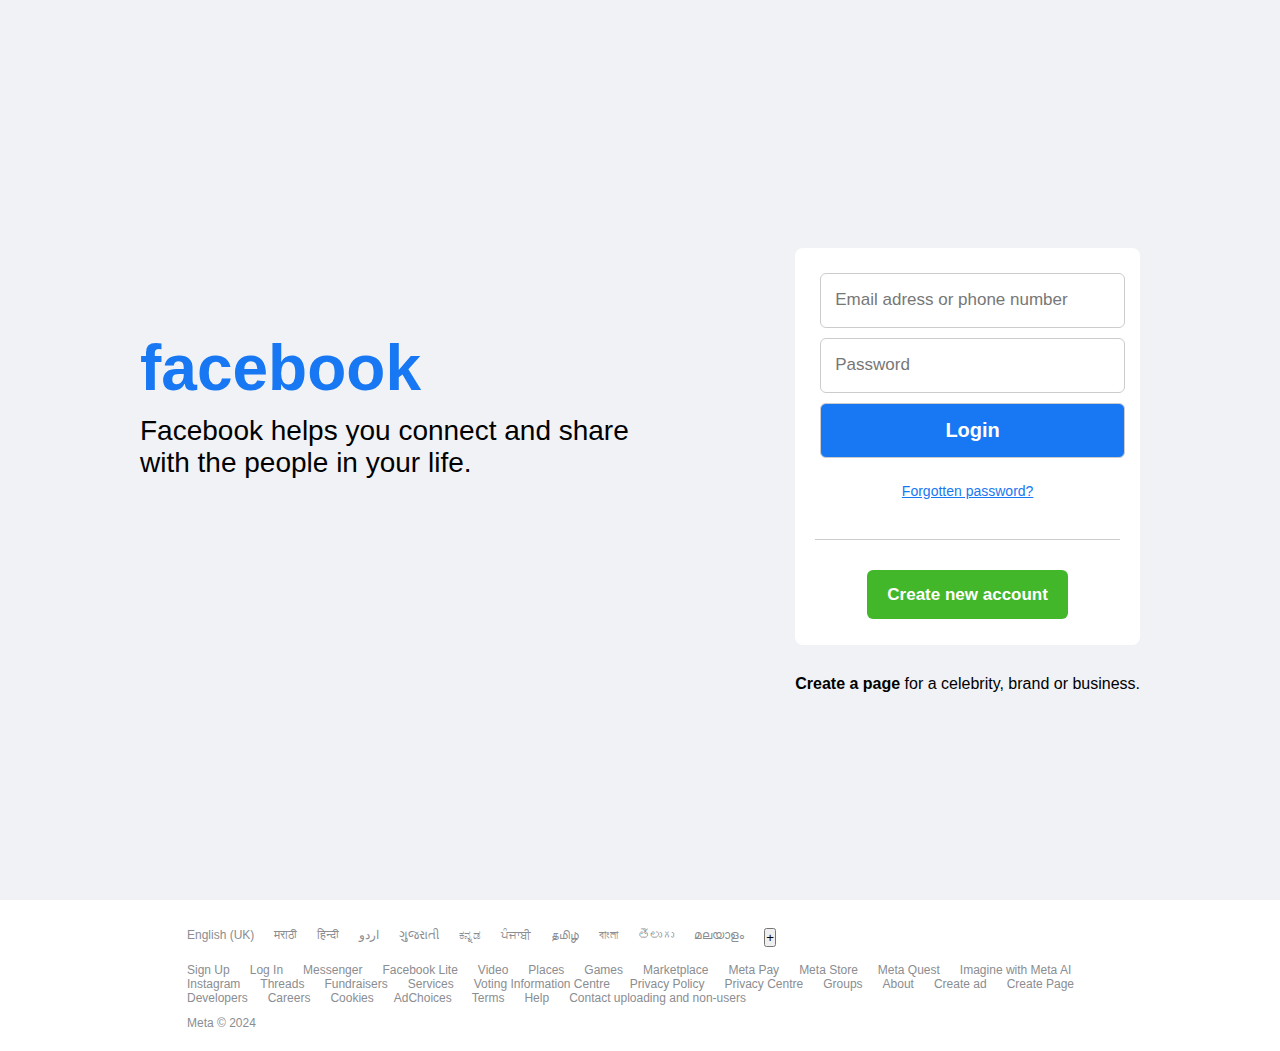
<file: Facebook-front/index.html>
<!DOCTYPE html>
<html lang="en">
  <head>
    <meta charset="UTF-8" />
    <meta name="viewport" content="width=device-width, initial-scale=1.0" />
    <title>Facebook</title>
    <link rel="stylesheet" href="index.css" />
  </head>
  <body>
    <!-- Top level div------------------ -->
    <div class="wrapper">
      <!-- div containg fb heading and login form -->
      <div class="fblogo-form">
        <div class="logo-container">
          <h1 class="logo">facebook</h1>
          <p class="para">
            Facebook helps you connect and share <br />
            with the people in your life.
          </p>
        </div>
        <div class="form-belowtext">
          <form action="#">
            <input type="text" placeholder="Email adress or phone number" />
            <input type="text" placeholder="Password" />
            <div class="fb-submit">
              <button type="submit" class="login">Login</button><br />
              <a href="#" class="forgot">Forgotten password?</a>
            </div>
            <hr />
            <div class="button">
              <a href="#">Create new account</a>
            </div>
          </form>
          <div class="below">
            <strong>Create a page</strong> for a celebrity, brand or business.
          </div>
        </div>
      </div>
    </div>
    <footer>
      <div class="footer-langs">
        <ol>
          <li>English (UK)</li>
          <li><a href="#">मराठी</a></li>
          <li><a href="#">हिन्दी</a></li>
          <li><a href="#">اردو</a></li>
          <li><a href="#">ગુજરાતી</a></li>
          <li><a href="#">ಕನ್ನಡ</a></li>
          <li><a href="#">ਪੰਜਾਬੀ</a></li>
          <li><a href="#">தமிழ்</a></li>
          <li><a href="#">বাংলা</a></li>
          <li><a href="#">తెలుగు</a></li>
          <li><a href="#">മലയാളം</a></li>
          <li><button>+</button></li>
        </ol>
        <ol>
          <li><a href="#">Sign Up</a></li>
          <li><a href="#">Log In </a></li>
          <li><a href="#">Messenger</a></li>
          <li><a href="#">Facebook Lite</a></li>
          <li><a href="#">Video</a></li>
          <li><a href="#">Places</a></li>
          <li><a href="#">Games</a></li>
          <li><a href="#">Marketplace</a></li>
          <li><a href="#">Meta Pay</a></li>
          <li><a href="#">Meta Store</a></li>
          <li><a href="#">Meta Quest</a></li>
          <li><a href="#">Imagine with Meta AI</a></li>
          <li><a href="#">Instagram</a></li>
          <li><a href="#">Threads</a></li>
          <li><a href="#">Fundraisers</a></li>
          <li><a href="#">Services</a></li>
          <li><a href="#">Voting Information Centre</a></li>
          <li><a href="#">Privacy Policy</a></li>
          <li><a href="#">Privacy Centre</a></li>
          <li><a href="#">Groups</a></li>
          <li><a href="#">About</a></li>
          <li><a href="#">Create ad</a></li>
          <li><a href="#">Create Page</a></li>
          <li><a href="#">Developers</a></li>
          <li><a href="#">Careers</a></li>
          <li><a href="#">Cookies</a></li>
          <li><a href="#">AdChoices</a></li>
          <li><a href="#">Terms</a></li>
          <li><a href="#">Help</a></li>
          <li><a href="#">Contact uploading and non-users</a></li>
        </ol>
        <small>Meta © 2024</small>
      </div>
    </footer>
  </body>
</html>
</file>
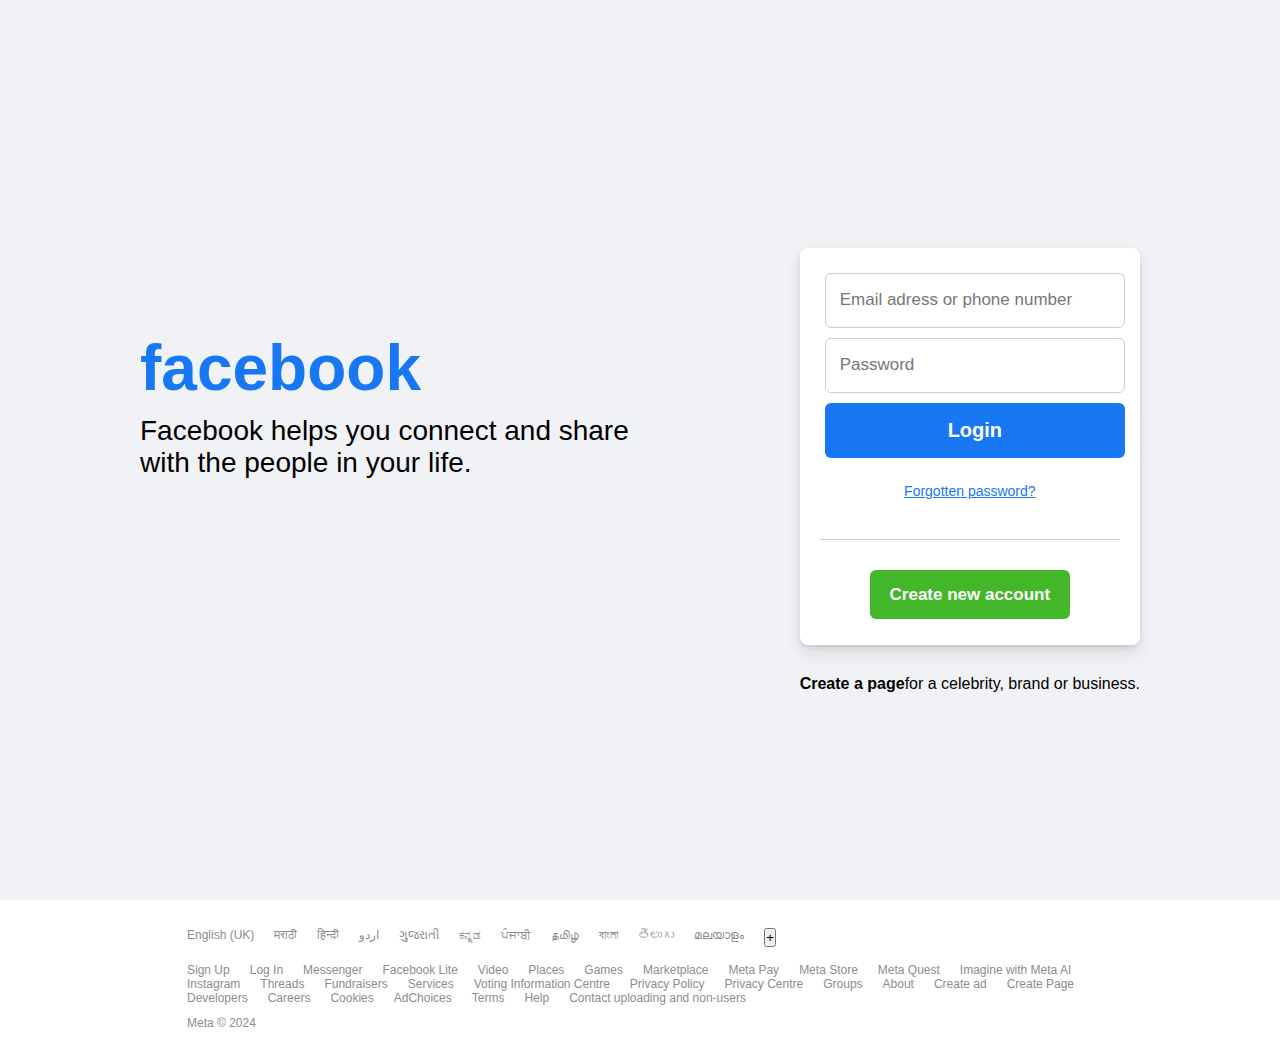
<file: projects-using-saas/fb-saas/index.html>
<!DOCTYPE html>
<html lang="en">
  <head>
    <meta charset="UTF-8" />
    <meta name="viewport" content="width=device-width, initial-scale=1.0" />
    <title>Document</title>
    <link rel="stylesheet" href="./index.css" />
  </head>
  <body>
    <div class="wrapper">
      <!-- div containg fb heading and login form -->
      <div class="fblogo-form">
        <div class="logo-container">
          <h1 class="logo">facebook</h1>
          <p class="para">
            Facebook helps you connect and share <br />
            with the people in your life.
          </p>
        </div>
        <div class="form-belowtext">
          <form action="#">
            <input type="text" placeholder="Email adress or phone number" />
            <input type="text" placeholder="Password" />
            <div class="fb-submit">
              <button type="submit" class="login">Login</button><br />
              <a href="#" class="forgot">Forgotten password?</a>
            </div>
            <hr />
            <div class="button">
              <a href="#">Create new account</a>
            </div>
          </form>
          <div class="below">
            <strong>Create a page</strong>for a celebrity, brand or business.
          </div>
        </div>
      </div>
    </div>
    <footer>
      <div class="footer-langs">
        <ol>
          <li>English (UK)</li>
          <li><a href="#">मराठी</a></li>
          <li><a href="#">हिन्दी</a></li>
          <li><a href="#">اردو</a></li>
          <li><a href="#">ગુજરાતી</a></li>
          <li><a href="#">ಕನ್ನಡ</a></li>
          <li><a href="#">ਪੰਜਾਬੀ</a></li>
          <li><a href="#">தமிழ்</a></li>
          <li><a href="#">বাংলা</a></li>
          <li><a href="#">తెలుగు</a></li>
          <li><a href="#">മലയാളം</a></li>
          <li><button>+</button></li>
        </ol>
        <ol>
          <li><a href="#">Sign Up</a></li>
          <li><a href="#">Log In </a></li>
          <li><a href="#">Messenger</a></li>
          <li><a href="#">Facebook Lite</a></li>
          <li><a href="#">Video</a></li>
          <li><a href="#">Places</a></li>
          <li><a href="#">Games</a></li>
          <li><a href="#">Marketplace</a></li>
          <li><a href="#">Meta Pay</a></li>
          <li><a href="#">Meta Store</a></li>
          <li><a href="#">Meta Quest</a></li>
          <li><a href="#">Imagine with Meta AI</a></li>
          <li><a href="#">Instagram</a></li>
          <li><a href="#">Threads</a></li>
          <li><a href="#">Fundraisers</a></li>
          <li><a href="#">Services</a></li>
          <li><a href="#">Voting Information Centre</a></li>
          <li><a href="#">Privacy Policy</a></li>
          <li><a href="#">Privacy Centre</a></li>
          <li><a href="#">Groups</a></li>
          <li><a href="#">About</a></li>
          <li><a href="#">Create ad</a></li>
          <li><a href="#">Create Page</a></li>
          <li><a href="#">Developers</a></li>
          <li><a href="#">Careers</a></li>
          <li><a href="#">Cookies</a></li>
          <li><a href="#">AdChoices</a></li>
          <li><a href="#">Terms</a></li>
          <li><a href="#">Help</a></li>
          <li><a href="#">Contact uploading and non-users</a></li>
        </ol>
        <small>Meta © 2024</small>
      </div>
    </footer>
  </body>
</html>
</file>
<file: Facebook-front/index.css>
* {
  margin: 0;
  padding: 0;
  box-sizing: border-box;
  font-family: "Roboto", sans-serif;
}
.wrapper {
  display: flex;
  padding: 0 15px;
  min-height: 100vh;
  justify-content: center;
  align-items: center;
  background: #f0f2f5;
}
.fblogo-form {
  display: flex;
  align-items: center;
  justify-content: space-between;
  max-width: 1000px;
  width: 100%;
}
.logo-container {
  margin-bottom: 90px;
}
.logo {
  color: #1877f2;
  font-size: 4rem;
  margin-bottom: 10px;
}
.para {
  font-size: 1.75rem;
}
form {
  display: flex;
  flex-direction: column;
  background: #fff;
  border-radius: 8px;
  padding: 20px;
  margin: 40px 0px 0px;
  max-width: 400px;
  width: 100%;
}
form input {
  height: 55px;
  width: 100%;
  border: 1px solid #ccc;
  border-radius: 6px;
  margin: 5px;
  font-size: 1rem;
  padding: 0 14px;
}
.login {
  background: #1877f2;
  padding: 0 14px;
  border-radius: 6px;
  border: 1px solid #ccc;
  color: #fff;
  font-size: 1.25rem;
  font-weight: 600;
  height: 55px;
  width: 100%;
  margin: 5px;
}
.forgot {
  color: #1877f2;
  font-size: 0.875rem;
  text-align: center;
  margin: 0 auto;
  display: block;
  padding: 20px;
}
.button a {
  text-decoration: none;
  margin-top: 25px;
  margin-bottom: 20px;
  padding: 15px 20px;
  background: #42b72a;
  border-radius: 6px;
  color: #ffffff;
  font-size: 1.063rem;
  font-weight: 600;
}
.button {
  margin-top: 25px;
  text-align: center;
  margin-bottom: 20px;
}
::placeholder {
  color: #777;
  font-size: 1.063rem;
}

hr {
  border: none;
  height: 1px;
  background-color: #ccc;
  margin-bottom: 20px;
  margin-top: 20px;
}
.below {
  margin-top: 30px;
}
.footer-langs {
  max-width: 1000px;
  margin: 0 auto;
  padding: 20px;
}
footer ol {
  display: flex;
  flex-wrap: wrap;
  list-style-type: none;
  padding: 8px 0;

  margin-left: 3vh;
}
footer ol li {
  padding-right: 20px;
  font-size: 12px;
  color: #8a8d91;
}
footer ol li a {
  text-decoration: none;
  color: #8a8d91;
}
footer ol li a:hover {
  text-decoration: underline;
}
footer small {
  font-size: 12px;
  color: #8a8d91;
  margin-left: 3vh;
}
</file>
<file: projects-using-saas/fb-saas/index.css>
* {
  margin: 0;
  padding: 0;
  box-sizing: border-box;
  font-family: "Roboto", sans-serif;
}

.wrapper {
  display: flex;
  padding: 0 15px;
  min-height: 100vh;
  justify-content: center;
  align-items: center;
  background: #f0f2f5;
}

.fblogo-form {
  display: flex;
  align-items: center;
  justify-content: space-between;
  max-width: 1000px;
  width: 100%;
}
.fblogo-form .logo-container {
  margin-bottom: 90px;
}
.fblogo-form .logo-container .logo {
  color: #1877f2;
  font-size: 4rem;
  margin-bottom: 10px;
}
.fblogo-form .logo-container .para {
  font-size: 1.75rem;
  white-space: nowrap;
}

form {
  display: flex;
  flex-direction: column;
  background: #fff;
  border-radius: 8px;
  /* padding: 10px 0px 24px; */
  padding: 20px;
  margin: 40px 0px 0px;
  box-shadow: 0 2px 4px rgba(0, 0, 0, 0.1), 0 8px 16px rgba(0, 0, 0, 0.1);
  max-width: 400px;
  width: 100%;
}
form input {
  height: 55px;
  width: 100%;
  border: 1px solid #ccc;
  border-radius: 6px;
  /* margin-bottom: 15px; */
  margin: 5px;
  font-size: 1rem;
  padding: 0 14px;
}

.login {
  border: none;
  outline: none;
  cursor: pointer;
  background: #1877f2;
  padding: 0 14px;
  border-radius: 6px;
  color: #fff;
  font-size: 1.25rem;
  font-weight: 600;
  transition: 0.2s ease;
  height: 55px;
  width: 100%;
  margin: 5px;
}

.forgot {
  color: #1877f2;
  font-size: 0.875rem;
  text-align: center;
  margin: 0 auto;
  display: block;
  padding: 20px;
}

.button {
  margin-top: 25px;
  text-align: center;
  margin-bottom: 20px;
}
.button a {
  text-decoration: none;
  margin-top: 25px;
  /* text-align: center; */
  margin-bottom: 20px;
  padding: 15px 20px;
  background: #42b72a;
  border-radius: 6px;
  color: #ffffff;
  font-size: 1.063rem;
  font-weight: 600;
  transition: 0.2s ease;
}

::-moz-placeholder {
  color: #777;
  font-size: 1.063rem;
}

::placeholder {
  color: #777;
  font-size: 1.063rem;
}

hr {
  border: none;
  height: 1px;
  background-color: #ccc;
  margin-bottom: 20px;
  margin-top: 20px;
}

.below {
  margin-top: 30px;
}

.footer-langs {
  max-width: 1000px;
  margin: 0 auto;
  padding: 20px;
}

footer ol {
  display: flex;
  flex-wrap: wrap;
  list-style-type: none;
  padding: 8px 0;
  margin-left: 3vh;
}
footer ol li {
  padding-right: 20px;
  font-size: 12px;
  color: #8a8d91;
}
footer ol li a {
  text-decoration: none;
  color: #8a8d91;
}
footer ol li a :hover {
  text-decoration: underline;
}
footer small {
  font-size: 12px;
  color: #8a8d91;
  margin-left: 3vh;
}/*# sourceMappingURL=index.css.map */
</file>
